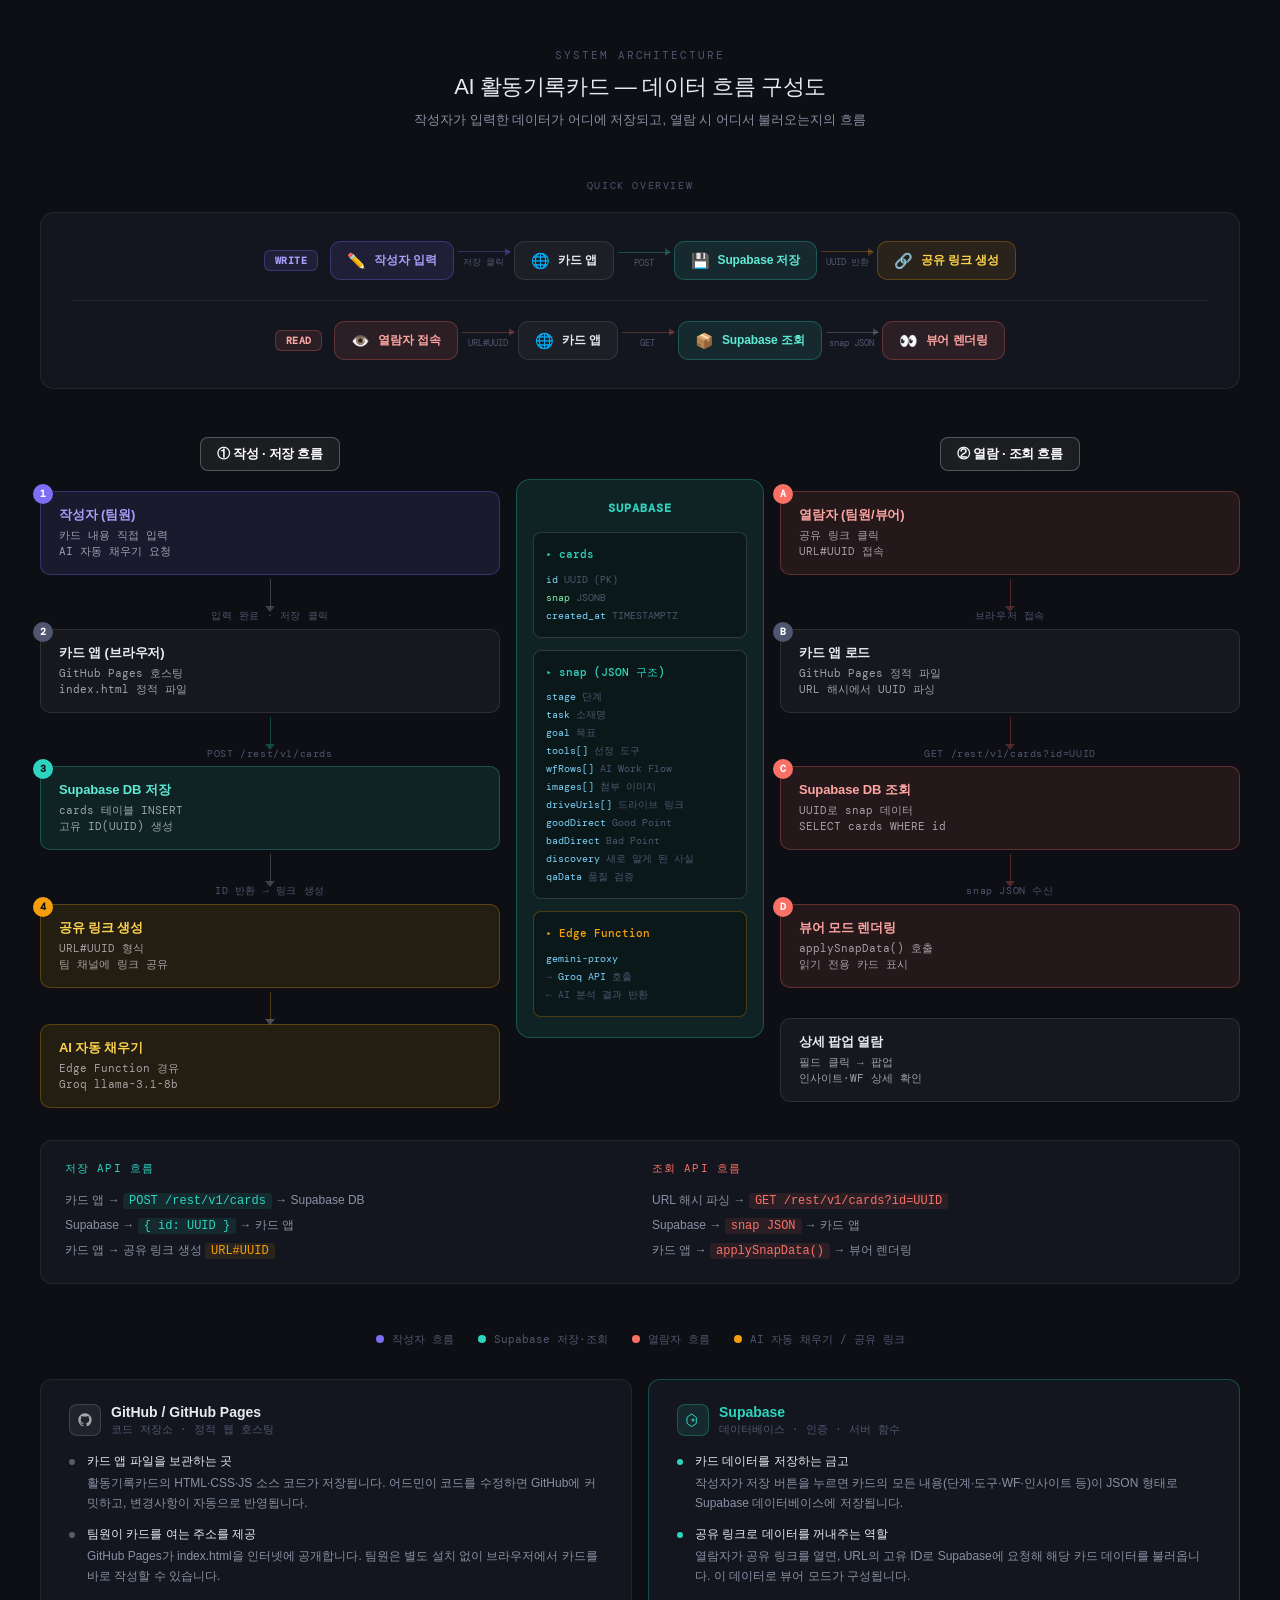
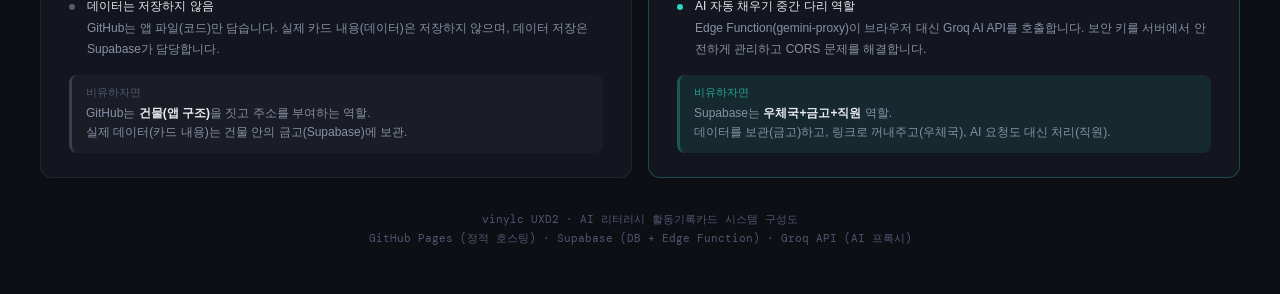
<file: ai_card_data_flow.html>
<!DOCTYPE html>
<html lang="ko">
<head>
<meta charset="UTF-8">
<meta name="viewport" content="width=device-width, initial-scale=1.0">
<title>AI 활동기록카드 — 데이터 흐름 구성도</title>
<link href="https://fonts.googleapis.com/css2?family=DM+Mono:wght@400;500&family=Pretendard:wght@300;400;500;600&display=swap" rel="stylesheet">
<style>
  *, *::before, *::after { box-sizing: border-box; margin: 0; padding: 0; }

  :root {
    --bg: #0d0f14;
    --bg2: #13161e;
    --bg3: #1a1e28;
    --border: rgba(255,255,255,0.07);
    --border2: rgba(255,255,255,0.14);
    --text: #e8eaf0;
    --text2: #8890a4;
    --text3: #505670;
    --purple: #7c6ef7;
    --purple-dim: rgba(124,110,247,0.12);
    --purple-border: rgba(124,110,247,0.3);
    --teal: #2dd4bf;
    --teal-dim: rgba(45,212,191,0.10);
    --teal-border: rgba(45,212,191,0.28);
    --coral: #f97066;
    --coral-dim: rgba(249,112,102,0.10);
    --coral-border: rgba(249,112,102,0.28);
    --amber: #f59e0b;
    --amber-dim: rgba(245,158,11,0.10);
    --amber-border: rgba(245,158,11,0.28);
    --gray-dim: rgba(255,255,255,0.04);
    --gray-border: rgba(255,255,255,0.1);
  }

  body {
    background: var(--bg);
    color: var(--text);
    font-family: 'Pretendard', sans-serif;
    min-height: 100vh;
    display: flex;
    flex-direction: column;
    align-items: center;
    padding: 48px 24px;
  }

  /* ── 헤더 ── */
  .header {
    text-align: center;
    margin-bottom: 48px;
  }
  .header-label {
    font-family: 'DM Mono', monospace;
    font-size: 11px;
    letter-spacing: 0.18em;
    color: var(--text3);
    text-transform: uppercase;
    margin-bottom: 10px;
  }
  .header h1 {
    font-size: 22px;
    font-weight: 500;
    color: var(--text);
    letter-spacing: -0.02em;
  }
  .header p {
    margin-top: 8px;
    font-size: 13px;
    color: var(--text2);
    line-height: 1.6;
  }

  /* ── 다이어그램 래퍼 ── */
  .diagram {
    width: 100%;
    max-width: 1200px;
    display: grid;
    grid-template-columns: 1fr 280px 1fr;
    gap: 0;
    align-items: start;
  }

  /* ── 반응형 ── */
  @media (max-width: 900px) {
    body { padding: 28px 16px; }
    .diagram { grid-template-columns: 1fr; }
    .supabase-panel { margin: 0; }
    .col { border-bottom: 1px solid var(--border); padding-bottom: 20px; margin-bottom: 4px; }
    .col:last-child { border-bottom: none; }
    .header h1 { font-size: 17px; }
    .header p  { font-size: 12px; }
  }
  @media (max-width: 480px) {
    body { padding: 20px 12px; }
    .node { padding: 11px 13px; }
    .node-title { font-size: 12px; }
    .node-sub   { font-size: 10px; }
    .supabase-panel { padding: 14px 12px; gap: 10px; }
    .db-schema  { font-size: 10px; padding: 10px; }
    .col-label  { font-size: 14px; padding: 8px 14px; }
    .legend     { gap: 10px; }
    .legend-item { font-size: 10px; }
  }
  @media (max-width: 900px) {
    .api-grid  { grid-template-columns: 1fr !important; }
    .role-grid { grid-template-columns: 1fr !important; }
  }

  /* ── 컬럼 ── */
  .col {
    display: flex;
    flex-direction: column;
    gap: 0;
    position: relative;
  }

  .col-label {
    font-family: 'Pretendard', sans-serif;
    font-size: 13px;
    font-weight: 700;
    letter-spacing: -0.02em;
    color: #ffffff;
    text-align: center;
    margin-bottom: 20px;
    padding: 7px 16px;
    border: 1.5px solid rgba(255,255,255,0.25);
    border-radius: 8px;
    align-self: center;
    background: rgba(255,255,255,0.06);
    text-shadow: 0 0 24px rgba(255,255,255,0.2);
  }

  /* ── 노드 ── */
  .node {
    border-radius: 10px;
    padding: 14px 18px;
    border: 1px solid;
    position: relative;
    transition: transform 0.2s, box-shadow 0.2s;
  }
  .node:hover { transform: translateY(-2px); box-shadow: 0 8px 32px rgba(0,0,0,0.4); }

  .node-title {
    font-size: 13px;
    font-weight: 600;
    letter-spacing: -0.01em;
    margin-bottom: 3px;
  }
  .node-sub {
    font-size: 11px;
    font-family: 'DM Mono', monospace;
    opacity: 0.65;
    line-height: 1.5;
  }

  /* 색상 변형 */
  .node-purple { background: var(--purple-dim); border-color: var(--purple-border); }
  .node-purple .node-title { color: #a89ff9; }
  .node-teal   { background: var(--teal-dim);   border-color: var(--teal-border); }
  .node-teal   .node-title { color: #5eead4; }
  .node-coral  { background: var(--coral-dim);  border-color: var(--coral-border); }
  .node-coral  .node-title { color: #fca5a1; }
  .node-amber  { background: var(--amber-dim);  border-color: var(--amber-border); }
  .node-amber  .node-title { color: #fcd34d; }
  .node-gray   { background: var(--gray-dim);   border-color: var(--gray-border); }
  .node-gray   .node-title { color: var(--text); }

  /* ── 화살표 수직 연결 ── */
  .arrow-wrap {
    display: flex;
    flex-direction: column;
    align-items: center;
    padding: 4px 0;
    position: relative;
  }
  .arrow-line {
    width: 1px;
    height: 28px;
    background: linear-gradient(to bottom, var(--border2), var(--border2));
    position: relative;
  }
  .arrow-line::after {
    content: '';
    position: absolute;
    bottom: -5px;
    left: 50%;
    transform: translateX(-50%);
    border-left: 5px solid transparent;
    border-right: 5px solid transparent;
    border-top: 6px solid var(--border2);
  }
  .arrow-label {
    font-size: 10px;
    font-family: 'DM Mono', monospace;
    color: var(--text3);
    letter-spacing: 0.06em;
    margin-top: 2px;
    margin-bottom: 2px;
  }
  .arrow-line.solid { background: rgba(255,255,255,0.2); }
  .arrow-line.solid::after { border-top-color: rgba(255,255,255,0.2); }
  .arrow-line.teal  { background: var(--teal-border); }
  .arrow-line.teal::after  { border-top-color: var(--teal-border); }
  .arrow-line.coral { background: var(--coral-border); }
  .arrow-line.coral::after { border-top-color: var(--coral-border); }

  /* ── 중앙 Supabase 패널 ── */
  .supabase-panel {
    margin: 0 16px;
    border: 1px solid var(--teal-border);
    border-radius: 14px;
    background: var(--teal-dim);
    padding: 20px 16px;
    display: flex;
    flex-direction: column;
    gap: 12px;
  }
  .supabase-title {
    font-size: 12px;
    font-weight: 600;
    color: var(--teal);
    letter-spacing: 0.08em;
    text-align: center;
    font-family: 'DM Mono', monospace;
    text-transform: uppercase;
    margin-bottom: 4px;
  }
  .db-schema {
    background: rgba(0,0,0,0.3);
    border: 1px solid var(--border2);
    border-radius: 8px;
    padding: 12px;
    font-family: 'DM Mono', monospace;
    font-size: 10px;
    line-height: 1.8;
    color: var(--text2);
  }
  .db-schema .table-name {
    color: var(--teal);
    font-size: 11px;
    font-weight: 500;
    margin-bottom: 6px;
  }
  .db-schema .field { color: var(--text3); }
  .db-schema .field span { color: #7dd3fc; }
  .db-schema .field-important span { color: #86efac; }

  /* ── 가로 연결선 (수평 화살표) ── */
  .h-connector {
    display: flex;
    align-items: center;
    justify-content: center;
    height: 40px;
    position: relative;
  }
  .h-connector svg {
    width: 100%;
    height: 40px;
    overflow: visible;
  }

  /* ── 흐름 번호 배지 ── */
  .flow-badge {
    display: inline-flex;
    align-items: center;
    justify-content: center;
    width: 20px; height: 20px;
    border-radius: 50%;
    font-size: 10px;
    font-weight: 600;
    font-family: 'DM Mono', monospace;
    position: absolute;
    top: -8px; left: -8px;
  }
  .badge-purple { background: var(--purple); color: #fff; }
  .badge-coral  { background: var(--coral);  color: #fff; }
  .badge-teal   { background: var(--teal);   color: #0d0f14; }

  /* ── 수평 화살표 래퍼 ── */
  .row-connectors {
    display: grid;
    grid-template-columns: 1fr 280px 1fr;
    align-items: center;
    margin: 0;
    min-height: 56px;
  }
  .h-arrow {
    display: flex;
    align-items: center;
    justify-content: center;
    gap: 0;
    position: relative;
  }
  .h-arrow-label {
    font-size: 10px;
    font-family: 'DM Mono', monospace;
    color: var(--text3);
    white-space: nowrap;
    position: absolute;
    top: -14px;
    left: 50%;
    transform: translateX(-50%);
  }
  .h-line {
    flex: 1;
    height: 1px;
    position: relative;
  }
  .h-line.to-right { background: linear-gradient(to right, transparent, rgba(255,255,255,0.25)); }
  .h-line.from-right { background: linear-gradient(to left, transparent, rgba(255,255,255,0.25)); }
  .h-line.teal-r { background: linear-gradient(to right, transparent, var(--teal-border)); }
  .h-line.teal-l { background: linear-gradient(to left, transparent, var(--teal-border)); }
  .h-line.coral-r { background: linear-gradient(to right, transparent, var(--coral-border)); }
  .h-line.coral-l { background: linear-gradient(to left, transparent, var(--coral-border)); }
  .arrow-tip { font-size: 10px; opacity: 0.5; }
  .arrow-tip.teal  { color: var(--teal); opacity: 1; }
  .arrow-tip.coral { color: var(--coral); opacity: 1; }

  /* ── 빈 중앙 ── */
  .center-spacer { display: flex; align-items: center; justify-content: center; }
  .dot { width: 6px; height: 6px; border-radius: 50%; }
  .dot-teal  { background: var(--teal); box-shadow: 0 0 8px var(--teal); }
  .dot-coral { background: var(--coral); box-shadow: 0 0 8px var(--coral); }

  /* ── 범례 ── */
  .legend {
    margin-top: 48px;
    display: flex;
    gap: 24px;
    align-items: center;
    flex-wrap: wrap;
    justify-content: center;
  }
  .legend-item {
    display: flex;
    align-items: center;
    gap: 8px;
    font-size: 11px;
    color: var(--text3);
    font-family: 'DM Mono', monospace;
  }
  .legend-line { width: 24px; height: 1px; }
  .legend-dot  { width: 8px; height: 8px; border-radius: 50%; }

  /* ── 하단 메모 ── */
  .footnote {
    margin-top: 32px;
    font-size: 11px;
    color: var(--text3);
    font-family: 'DM Mono', monospace;
    text-align: center;
    line-height: 1.8;
  }

  /* ── 요약 플로우 ── */
  .summary-flow {
    width: 100%;
    max-width: 1200px;
    margin-bottom: 48px;
    display: flex;
    flex-direction: column;
    gap: 20px;
  }
  .summary-flow-label {
    font-family: 'DM Mono', monospace;
    font-size: 10px;
    letter-spacing: 0.16em;
    color: var(--text3);
    text-transform: uppercase;
    text-align: center;
  }
  .sf-row {
    display: flex;
    align-items: center;
    justify-content: center;
    gap: 0;
    flex-wrap: nowrap;
    padding: 0 12px;
  }
  .sf-node {
    display: flex;
    align-items: center;
    gap: 8px;
    padding: 10px 16px;
    border-radius: 10px;
    border: 1px solid;
    white-space: nowrap;
    flex-shrink: 0;
  }
  .sf-node-icon {
    font-size: 15px;
    line-height: 1;
    flex-shrink: 0;
  }
  .sf-node-text {
    font-size: 12px;
    font-weight: 600;
    letter-spacing: -0.01em;
  }
  .sf-node-sub {
    font-size: 10px;
    font-family: 'DM Mono', monospace;
    opacity: 0.55;
    margin-top: 1px;
  }
  .sf-node.purple { background: var(--purple-dim); border-color: var(--purple-border); }
  .sf-node.purple .sf-node-text { color: #a89ff9; }
  .sf-node.gray   { background: var(--gray-dim); border-color: var(--gray-border); }
  .sf-node.gray .sf-node-text   { color: var(--text); }
  .sf-node.teal   { background: var(--teal-dim); border-color: var(--teal-border); }
  .sf-node.teal .sf-node-text   { color: #5eead4; }
  .sf-node.amber  { background: var(--amber-dim); border-color: var(--amber-border); }
  .sf-node.amber .sf-node-text  { color: #fcd34d; }
  .sf-node.coral  { background: var(--coral-dim); border-color: var(--coral-border); }
  .sf-node.coral .sf-node-text  { color: #fca5a1; }

  .sf-arrow {
    display: flex;
    flex-direction: column;
    align-items: center;
    justify-content: center;
    padding: 0 4px;
    flex-shrink: 0;
    min-width: 60px;
  }
  .sf-arrow-line {
    width: 100%;
    height: 1px;
    position: relative;
  }
  .sf-arrow-line::after {
    content: '';
    position: absolute;
    right: -1px;
    top: 50%;
    transform: translateY(-50%);
    border-top: 4px solid transparent;
    border-bottom: 4px solid transparent;
  }
  .sf-arrow-line.purple-a { background: linear-gradient(to right, var(--purple-border) 40%, var(--purple-border)); }
  .sf-arrow-line.purple-a::after { border-left: 6px solid var(--purple-border); }
  .sf-arrow-line.teal-a   { background: linear-gradient(to right, var(--teal-border) 40%, var(--teal-border)); }
  .sf-arrow-line.teal-a::after   { border-left: 6px solid var(--teal-border); }
  .sf-arrow-line.amber-a  { background: linear-gradient(to right, var(--amber-border) 40%, var(--amber-border)); }
  .sf-arrow-line.amber-a::after  { border-left: 6px solid var(--amber-border); }
  .sf-arrow-line.coral-a  { background: linear-gradient(to right, var(--coral-border) 40%, var(--coral-border)); }
  .sf-arrow-line.coral-a::after  { border-left: 6px solid var(--coral-border); }
  .sf-arrow-line.gray-a   { background: rgba(255,255,255,0.18); }
  .sf-arrow-line.gray-a::after   { border-left: 6px solid rgba(255,255,255,0.18); }

  .sf-arrow-text {
    font-size: 9px;
    font-family: 'DM Mono', monospace;
    color: var(--text3);
    margin-top: 4px;
    white-space: nowrap;
    text-align: center;
  }

  .sf-row-label {
    font-size: 10px;
    font-weight: 600;
    font-family: 'DM Mono', monospace;
    padding: 3px 10px;
    border-radius: 6px;
    margin-right: 12px;
    flex-shrink: 0;
    letter-spacing: 0.04em;
  }
  .sf-row-label.write { background: var(--purple-dim); color: #a89ff9; border: 1px solid var(--purple-border); }
  .sf-row-label.read  { background: var(--coral-dim); color: #fca5a1; border: 1px solid var(--coral-border); }

  .summary-box {
    background: var(--bg2);
    border: 1px solid var(--border);
    border-radius: 14px;
    padding: 28px 32px;
  }

  @media (max-width: 900px) {
    .sf-row { flex-wrap: wrap; gap: 6px; justify-content: flex-start; }
    .sf-arrow { min-width: 36px; }
    .sf-arrow-text { font-size: 8px; }
    .sf-node { padding: 8px 12px; }
    .sf-node-text { font-size: 11px; }
    .sf-row-label { margin-right: 8px; margin-bottom: 4px; }
  }
  @media (max-width: 480px) {
    .sf-node { padding: 6px 10px; }
    .sf-node-text { font-size: 10px; }
    .sf-node-icon { font-size: 13px; }
    .sf-arrow { min-width: 28px; }
    .summary-box { padding: 20px 16px; }
  }
</style>
</head>
<body>

<div class="header">
  <div class="header-label">System Architecture</div>
  <h1>AI 활동기록카드 — 데이터 흐름 구성도</h1>
  <p>작성자가 입력한 데이터가 어디에 저장되고, 열람 시 어디서 불러오는지의 흐름</p>
</div>

<!-- ── 요약 플로우 ── -->
<div class="summary-flow">
  <div class="summary-flow-label">Quick Overview</div>
  <div class="summary-box">

    <!-- 저장 흐름 -->
    <div class="sf-row" style="margin-bottom: 20px;">
      <div class="sf-row-label write">WRITE</div>

      <div class="sf-node purple">
        <div class="sf-node-icon">✏️</div>
        <div>
          <div class="sf-node-text">작성자 입력</div>
        </div>
      </div>

      <div class="sf-arrow">
        <div class="sf-arrow-line purple-a"></div>
        <div class="sf-arrow-text">저장 클릭</div>
      </div>

      <div class="sf-node gray">
        <div class="sf-node-icon">🌐</div>
        <div>
          <div class="sf-node-text">카드 앱</div>
        </div>
      </div>

      <div class="sf-arrow">
        <div class="sf-arrow-line teal-a"></div>
        <div class="sf-arrow-text">POST</div>
      </div>

      <div class="sf-node teal">
        <div class="sf-node-icon">💾</div>
        <div>
          <div class="sf-node-text">Supabase 저장</div>
        </div>
      </div>

      <div class="sf-arrow">
        <div class="sf-arrow-line amber-a"></div>
        <div class="sf-arrow-text">UUID 반환</div>
      </div>

      <div class="sf-node amber">
        <div class="sf-node-icon">🔗</div>
        <div>
          <div class="sf-node-text">공유 링크 생성</div>
        </div>
      </div>
    </div>

    <!-- 구분선 -->
    <div style="width:100%; height:1px; background: var(--border); margin: 4px 0 20px;"></div>

    <!-- 조회 흐름 -->
    <div class="sf-row">
      <div class="sf-row-label read">READ</div>

      <div class="sf-node coral">
        <div class="sf-node-icon">👁️</div>
        <div>
          <div class="sf-node-text">열람자 접속</div>
        </div>
      </div>

      <div class="sf-arrow">
        <div class="sf-arrow-line coral-a"></div>
        <div class="sf-arrow-text">URL#UUID</div>
      </div>

      <div class="sf-node gray">
        <div class="sf-node-icon">🌐</div>
        <div>
          <div class="sf-node-text">카드 앱</div>
        </div>
      </div>

      <div class="sf-arrow">
        <div class="sf-arrow-line coral-a"></div>
        <div class="sf-arrow-text">GET</div>
      </div>

      <div class="sf-node teal">
        <div class="sf-node-icon">📦</div>
        <div>
          <div class="sf-node-text">Supabase 조회</div>
        </div>
      </div>

      <div class="sf-arrow">
        <div class="sf-arrow-line gray-a"></div>
        <div class="sf-arrow-text">snap JSON</div>
      </div>

      <div class="sf-node coral">
        <div class="sf-node-icon">👀</div>
        <div>
          <div class="sf-node-text">뷰어 렌더링</div>
        </div>
      </div>
    </div>

  </div>
</div>

<div class="diagram">

  <!-- ══ 왼쪽: 작성·저장 흐름 ══ -->
  <div class="col">
    <div class="col-label">① 작성 · 저장 흐름</div>

    <!-- 1. 작성자 -->
    <div class="node node-purple" style="position:relative;">
      <span class="flow-badge badge-purple">1</span>
      <div class="node-title">작성자 (팀원)</div>
      <div class="node-sub">카드 내용 직접 입력<br>AI 자동 채우기 요청</div>
    </div>

    <div class="arrow-wrap">
      <div class="arrow-line solid"></div>
      <div class="arrow-label">입력 완료 · 저장 클릭</div>
    </div>

    <!-- 2. 카드 앱 -->
    <div class="node node-gray" style="position:relative;">
      <span class="flow-badge badge-purple" style="background:var(--text3);">2</span>
      <div class="node-title">카드 앱 (브라우저)</div>
      <div class="node-sub">GitHub Pages 호스팅<br>index.html 정적 파일</div>
    </div>

    <div class="arrow-wrap">
      <div class="arrow-line teal"></div>
      <div class="arrow-label">POST /rest/v1/cards</div>
    </div>

    <!-- 3. 저장 완료 -->
    <div class="node node-teal" style="position:relative;">
      <span class="flow-badge badge-teal">3</span>
      <div class="node-title">Supabase DB 저장</div>
      <div class="node-sub">cards 테이블 INSERT<br>고유 ID(UUID) 생성</div>
    </div>

    <div class="arrow-wrap">
      <div class="arrow-line solid"></div>
      <div class="arrow-label">ID 반환 → 링크 생성</div>
    </div>

    <!-- 4. 공유 링크 -->
    <div class="node node-amber" style="position:relative;">
      <span class="flow-badge badge-teal" style="background:var(--amber);">4</span>
      <div class="node-title">공유 링크 생성</div>
      <div class="node-sub">URL#UUID 형식<br>팀 채널에 링크 공유</div>
    </div>

    <div class="arrow-wrap">
      <div class="arrow-line" style="background:var(--amber-border);"></div>
      <div class="arrow-line" style="background:var(--amber-border);height:0;border-top:0;"></div>
    </div>

    <!-- AI 자동 채우기 (별도) -->
    <div class="node node-amber" style="position:relative; margin-top:0;">
      <div class="node-title">AI 자동 채우기</div>
      <div class="node-sub">Edge Function 경유<br>Groq llama-3.1-8b</div>
    </div>
  </div>

  <!-- ══ 중앙: Supabase ══ -->
  <div class="col" style="padding-top: 42px;">
    <div class="supabase-panel">
      <div class="supabase-title">Supabase</div>

      <!-- cards 테이블 -->
      <div class="db-schema">
        <div class="table-name">▸ cards</div>
        <div class="field"><span>id</span>          UUID (PK)</div>
        <div class="field field-important"><span>snap</span>        JSONB</div>
        <div class="field"><span>created_at</span>  TIMESTAMPTZ</div>
      </div>

      <!-- snap JSON 상세 -->
      <div class="db-schema">
        <div class="table-name">▸ snap (JSON 구조)</div>
        <div class="field"><span>stage</span>       단계</div>
        <div class="field"><span>task</span>        소재명</div>
        <div class="field"><span>goal</span>        목표</div>
        <div class="field"><span>tools[]</span>     선정 도구</div>
        <div class="field"><span>wfRows[]</span>    AI Work Flow</div>
        <div class="field"><span>images[]</span>    첨부 이미지</div>
        <div class="field"><span>driveUrls[]</span> 드라이브 링크</div>
        <div class="field"><span>goodDirect</span>  Good Point</div>
        <div class="field"><span>badDirect</span>   Bad Point</div>
        <div class="field"><span>discovery</span>   새로 알게 된 사실</div>
        <div class="field"><span>qaData</span>      품질 검증</div>
      </div>

      <!-- Edge Function -->
      <div class="db-schema" style="border-color: var(--amber-border);">
        <div class="table-name" style="color:var(--amber);">▸ Edge Function</div>
        <div class="field"><span>gemini-proxy</span></div>
        <div class="field">→ <span>Groq API</span> 호출</div>
        <div class="field">← AI 분석 결과 반환</div>
      </div>
    </div>
  </div>

  <!-- ══ 오른쪽: 열람 흐름 ══ -->
  <div class="col">
    <div class="col-label">② 열람 · 조회 흐름</div>

    <!-- A. 열람자 -->
    <div class="node node-coral" style="position:relative;">
      <span class="flow-badge badge-coral">A</span>
      <div class="node-title">열람자 (팀원/뷰어)</div>
      <div class="node-sub">공유 링크 클릭<br>URL#UUID 접속</div>
    </div>

    <div class="arrow-wrap">
      <div class="arrow-line coral"></div>
      <div class="arrow-label">브라우저 접속</div>
    </div>

    <!-- B. 카드 앱 로드 -->
    <div class="node node-gray" style="position:relative;">
      <span class="flow-badge badge-coral" style="background:var(--text3);">B</span>
      <div class="node-title">카드 앱 로드</div>
      <div class="node-sub">GitHub Pages 정적 파일<br>URL 해시에서 UUID 파싱</div>
    </div>

    <div class="arrow-wrap">
      <div class="arrow-line coral"></div>
      <div class="arrow-label">GET /rest/v1/cards?id=UUID</div>
    </div>

    <!-- C. Supabase 조회 -->
    <div class="node node-coral" style="position:relative;">
      <span class="flow-badge badge-coral">C</span>
      <div class="node-title">Supabase DB 조회</div>
      <div class="node-sub">UUID로 snap 데이터<br>SELECT cards WHERE id</div>
    </div>

    <div class="arrow-wrap">
      <div class="arrow-line coral"></div>
      <div class="arrow-label">snap JSON 수신</div>
    </div>

    <!-- D. 뷰어 모드 -->
    <div class="node node-coral" style="position:relative;">
      <span class="flow-badge badge-coral">D</span>
      <div class="node-title">뷰어 모드 렌더링</div>
      <div class="node-sub">applySnapData() 호출<br>읽기 전용 카드 표시</div>
    </div>

    <div class="arrow-wrap" style="height:30px;"></div>

    <!-- E. 클릭 상세 보기 -->
    <div class="node node-gray">
      <div class="node-title">상세 팝업 열람</div>
      <div class="node-sub">필드 클릭 → 팝업<br>인사이트·WF 상세 확인</div>
    </div>
  </div>

</div>

<!-- ── 수평 연결 설명 ── -->
<div class="api-grid" style="max-width:1200px; width:100%; margin-top:32px; padding: 20px 24px; background:var(--bg2); border:1px solid var(--border); border-radius:12px; display:grid; grid-template-columns:1fr 1fr; gap:24px;">
  <div>
    <div style="font-size:11px; font-family:'DM Mono',monospace; color:var(--teal); letter-spacing:0.1em; text-transform:uppercase; margin-bottom:12px;">저장 API 흐름</div>
    <div style="font-size:12px; color:var(--text2); line-height:2;">
      카드 앱 → <code style="color:var(--teal); background:var(--teal-dim); padding:1px 6px; border-radius:3px;">POST /rest/v1/cards</code> → Supabase DB<br>
      Supabase → <code style="color:var(--teal); background:var(--teal-dim); padding:1px 6px; border-radius:3px;">{ id: UUID }</code> → 카드 앱<br>
      카드 앱 → 공유 링크 생성 <code style="color:var(--amber); background:var(--amber-dim); padding:1px 6px; border-radius:3px;">URL#UUID</code>
    </div>
  </div>
  <div>
    <div style="font-size:11px; font-family:'DM Mono',monospace; color:var(--coral); letter-spacing:0.1em; text-transform:uppercase; margin-bottom:12px;">조회 API 흐름</div>
    <div style="font-size:12px; color:var(--text2); line-height:2;">
      URL 해시 파싱 → <code style="color:var(--coral); background:var(--coral-dim); padding:1px 6px; border-radius:3px;">GET /rest/v1/cards?id=UUID</code><br>
      Supabase → <code style="color:var(--coral); background:var(--coral-dim); padding:1px 6px; border-radius:3px;">snap JSON</code> → 카드 앱<br>
      카드 앱 → <code style="color:var(--coral); background:var(--coral-dim); padding:1px 6px; border-radius:3px;">applySnapData()</code> → 뷰어 렌더링
    </div>
  </div>
</div>

<!-- ── 범례 ── -->
<div class="legend">
  <div class="legend-item">
    <div class="legend-dot" style="background:var(--purple);"></div>
    작성자 흐름
  </div>
  <div class="legend-item">
    <div class="legend-dot" style="background:var(--teal);"></div>
    Supabase 저장·조회
  </div>
  <div class="legend-item">
    <div class="legend-dot" style="background:var(--coral);"></div>
    열람자 흐름
  </div>
  <div class="legend-item">
    <div class="legend-dot" style="background:var(--amber);"></div>
    AI 자동 채우기 / 공유 링크
  </div>
</div>

<!-- ── 역할 설명 ── -->
<div class="role-grid" style="max-width:1200px; width:100%; margin-top:32px; display:grid; grid-template-columns:1fr 1fr; gap:16px;">

  <!-- GitHub -->
  <div style="background:var(--bg2); border:1px solid var(--border); border-radius:12px; padding:24px 28px;">
    <div style="display:flex; align-items:center; gap:10px; margin-bottom:16px;">
      <div style="width:32px; height:32px; border-radius:8px; background:rgba(255,255,255,0.06); border:1px solid var(--border2); display:flex; align-items:center; justify-content:center;">
        <svg width="16" height="16" viewBox="0 0 24 24" fill="none" xmlns="http://www.w3.org/2000/svg">
          <path d="M12 2C6.477 2 2 6.477 2 12c0 4.418 2.865 8.166 6.839 9.489.5.092.682-.217.682-.482 0-.237-.009-.866-.013-1.7-2.782.603-3.369-1.342-3.369-1.342-.454-1.155-1.11-1.463-1.11-1.463-.908-.62.069-.607.069-.607 1.003.071 1.531 1.03 1.531 1.03.892 1.529 2.341 1.087 2.91.831.091-.646.349-1.086.636-1.336-2.22-.253-4.555-1.11-4.555-4.943 0-1.091.39-1.984 1.029-2.683-.103-.253-.446-1.27.098-2.647 0 0 .84-.268 2.75 1.026A9.578 9.578 0 0112 6.836a9.59 9.59 0 012.504.337c1.909-1.294 2.748-1.026 2.748-1.026.546 1.377.202 2.394.1 2.647.64.699 1.028 1.592 1.028 2.683 0 3.842-2.339 4.687-4.566 4.935.359.309.678.919.678 1.852 0 1.336-.012 2.415-.012 2.741 0 .267.18.579.688.481C19.138 20.163 22 16.418 22 12c0-5.523-4.477-10-10-10z" fill="rgba(255,255,255,0.6)"/>
        </svg>
      </div>
      <div>
        <div style="font-size:14px; font-weight:600; color:var(--text);">GitHub / GitHub Pages</div>
        <div style="font-size:11px; font-family:'DM Mono',monospace; color:var(--text3); margin-top:2px;">코드 저장소 · 정적 웹 호스팅</div>
      </div>
    </div>

    <div style="display:flex; flex-direction:column; gap:12px;">
      <div style="display:flex; gap:12px; align-items:flex-start;">
        <div style="min-width:6px; height:6px; border-radius:50%; background:rgba(255,255,255,0.3); margin-top:6px;"></div>
        <div>
          <div style="font-size:12px; font-weight:500; color:var(--text); margin-bottom:3px;">카드 앱 파일을 보관하는 곳</div>
          <div style="font-size:12px; color:var(--text2); line-height:1.7;">
            활동기록카드의 HTML·CSS·JS 소스 코드가 저장됩니다. 어드민이 코드를 수정하면 GitHub에 커밋하고, 변경사항이 자동으로 반영됩니다.
          </div>
        </div>
      </div>
      <div style="display:flex; gap:12px; align-items:flex-start;">
        <div style="min-width:6px; height:6px; border-radius:50%; background:rgba(255,255,255,0.3); margin-top:6px;"></div>
        <div>
          <div style="font-size:12px; font-weight:500; color:var(--text); margin-bottom:3px;">팀원이 카드를 여는 주소를 제공</div>
          <div style="font-size:12px; color:var(--text2); line-height:1.7;">
            GitHub Pages가 index.html을 인터넷에 공개합니다. 팀원은 별도 설치 없이 브라우저에서 카드를 바로 작성할 수 있습니다.
          </div>
        </div>
      </div>
      <div style="display:flex; gap:12px; align-items:flex-start;">
        <div style="min-width:6px; height:6px; border-radius:50%; background:rgba(255,255,255,0.3); margin-top:6px;"></div>
        <div>
          <div style="font-size:12px; font-weight:500; color:var(--text); margin-bottom:3px;">데이터는 저장하지 않음</div>
          <div style="font-size:12px; color:var(--text2); line-height:1.7;">
            GitHub는 앱 파일(코드)만 담습니다. 실제 카드 내용(데이터)은 저장하지 않으며, 데이터 저장은 Supabase가 담당합니다.
          </div>
        </div>
      </div>
    </div>

    <div style="margin-top:16px; padding:10px 14px; background:rgba(255,255,255,0.03); border-radius:8px; border-left:3px solid rgba(255,255,255,0.15);">
      <div style="font-size:11px; font-family:'DM Mono',monospace; color:var(--text3);">비유하자면</div>
      <div style="font-size:12px; color:var(--text2); margin-top:4px; line-height:1.6;">
        GitHub는 <strong style="color:var(--text);">건물(앱 구조)</strong>을 짓고 주소를 부여하는 역할.<br>실제 데이터(카드 내용)는 건물 안의 금고(Supabase)에 보관.
      </div>
    </div>
  </div>

  <!-- Supabase -->
  <div style="background:var(--bg2); border:1px solid var(--teal-border); border-radius:12px; padding:24px 28px;">
    <div style="display:flex; align-items:center; gap:10px; margin-bottom:16px;">
      <div style="width:32px; height:32px; border-radius:8px; background:var(--teal-dim); border:1px solid var(--teal-border); display:flex; align-items:center; justify-content:center;">
        <svg width="16" height="16" viewBox="0 0 24 24" fill="none">
          <path d="M3 8l7-5 7 5v9l-7 5-7-5V8z" stroke="var(--teal)" stroke-width="1.5" fill="none"/>
          <path d="M10 12h4M12 10v4" stroke="var(--teal)" stroke-width="1.5" stroke-linecap="round"/>
        </svg>
      </div>
      <div>
        <div style="font-size:14px; font-weight:600; color:var(--teal);">Supabase</div>
        <div style="font-size:11px; font-family:'DM Mono',monospace; color:var(--text3); margin-top:2px;">데이터베이스 · 인증 · 서버 함수</div>
      </div>
    </div>

    <div style="display:flex; flex-direction:column; gap:12px;">
      <div style="display:flex; gap:12px; align-items:flex-start;">
        <div style="min-width:6px; height:6px; border-radius:50%; background:var(--teal); margin-top:6px;"></div>
        <div>
          <div style="font-size:12px; font-weight:500; color:var(--text); margin-bottom:3px;">카드 데이터를 저장하는 금고</div>
          <div style="font-size:12px; color:var(--text2); line-height:1.7;">
            작성자가 저장 버튼을 누르면 카드의 모든 내용(단계·도구·WF·인사이트 등)이 JSON 형태로 Supabase 데이터베이스에 저장됩니다.
          </div>
        </div>
      </div>
      <div style="display:flex; gap:12px; align-items:flex-start;">
        <div style="min-width:6px; height:6px; border-radius:50%; background:var(--teal); margin-top:6px;"></div>
        <div>
          <div style="font-size:12px; font-weight:500; color:var(--text); margin-bottom:3px;">공유 링크로 데이터를 꺼내주는 역할</div>
          <div style="font-size:12px; color:var(--text2); line-height:1.7;">
            열람자가 공유 링크를 열면, URL의 고유 ID로 Supabase에 요청해 해당 카드 데이터를 불러옵니다. 이 데이터로 뷰어 모드가 구성됩니다.
          </div>
        </div>
      </div>
      <div style="display:flex; gap:12px; align-items:flex-start;">
        <div style="min-width:6px; height:6px; border-radius:50%; background:var(--teal); margin-top:6px;"></div>
        <div>
          <div style="font-size:12px; font-weight:500; color:var(--text); margin-bottom:3px;">AI 자동 채우기 중간 다리 역할</div>
          <div style="font-size:12px; color:var(--text2); line-height:1.7;">
            Edge Function(gemini-proxy)이 브라우저 대신 Groq AI API를 호출합니다. 보안 키를 서버에서 안전하게 관리하고 CORS 문제를 해결합니다.
          </div>
        </div>
      </div>
    </div>

    <div style="margin-top:16px; padding:10px 14px; background:var(--teal-dim); border-radius:8px; border-left:3px solid var(--teal-border);">
      <div style="font-size:11px; font-family:'DM Mono',monospace; color:var(--teal); opacity:0.7;">비유하자면</div>
      <div style="font-size:12px; color:var(--text2); margin-top:4px; line-height:1.6;">
        Supabase는 <strong style="color:var(--text);">우체국+금고+직원</strong> 역할.<br>
        데이터를 보관(금고)하고, 링크로 꺼내주고(우체국), AI 요청도 대신 처리(직원).
      </div>
    </div>
  </div>

</div>

<div class="footnote">
  vinylc UXD2 · AI 리터러시 활동기록카드 시스템 구성도<br>
  GitHub Pages (정적 호스팅) · Supabase (DB + Edge Function) · Groq API (AI 프록시)
</div>

</body>
</html>
</file>
